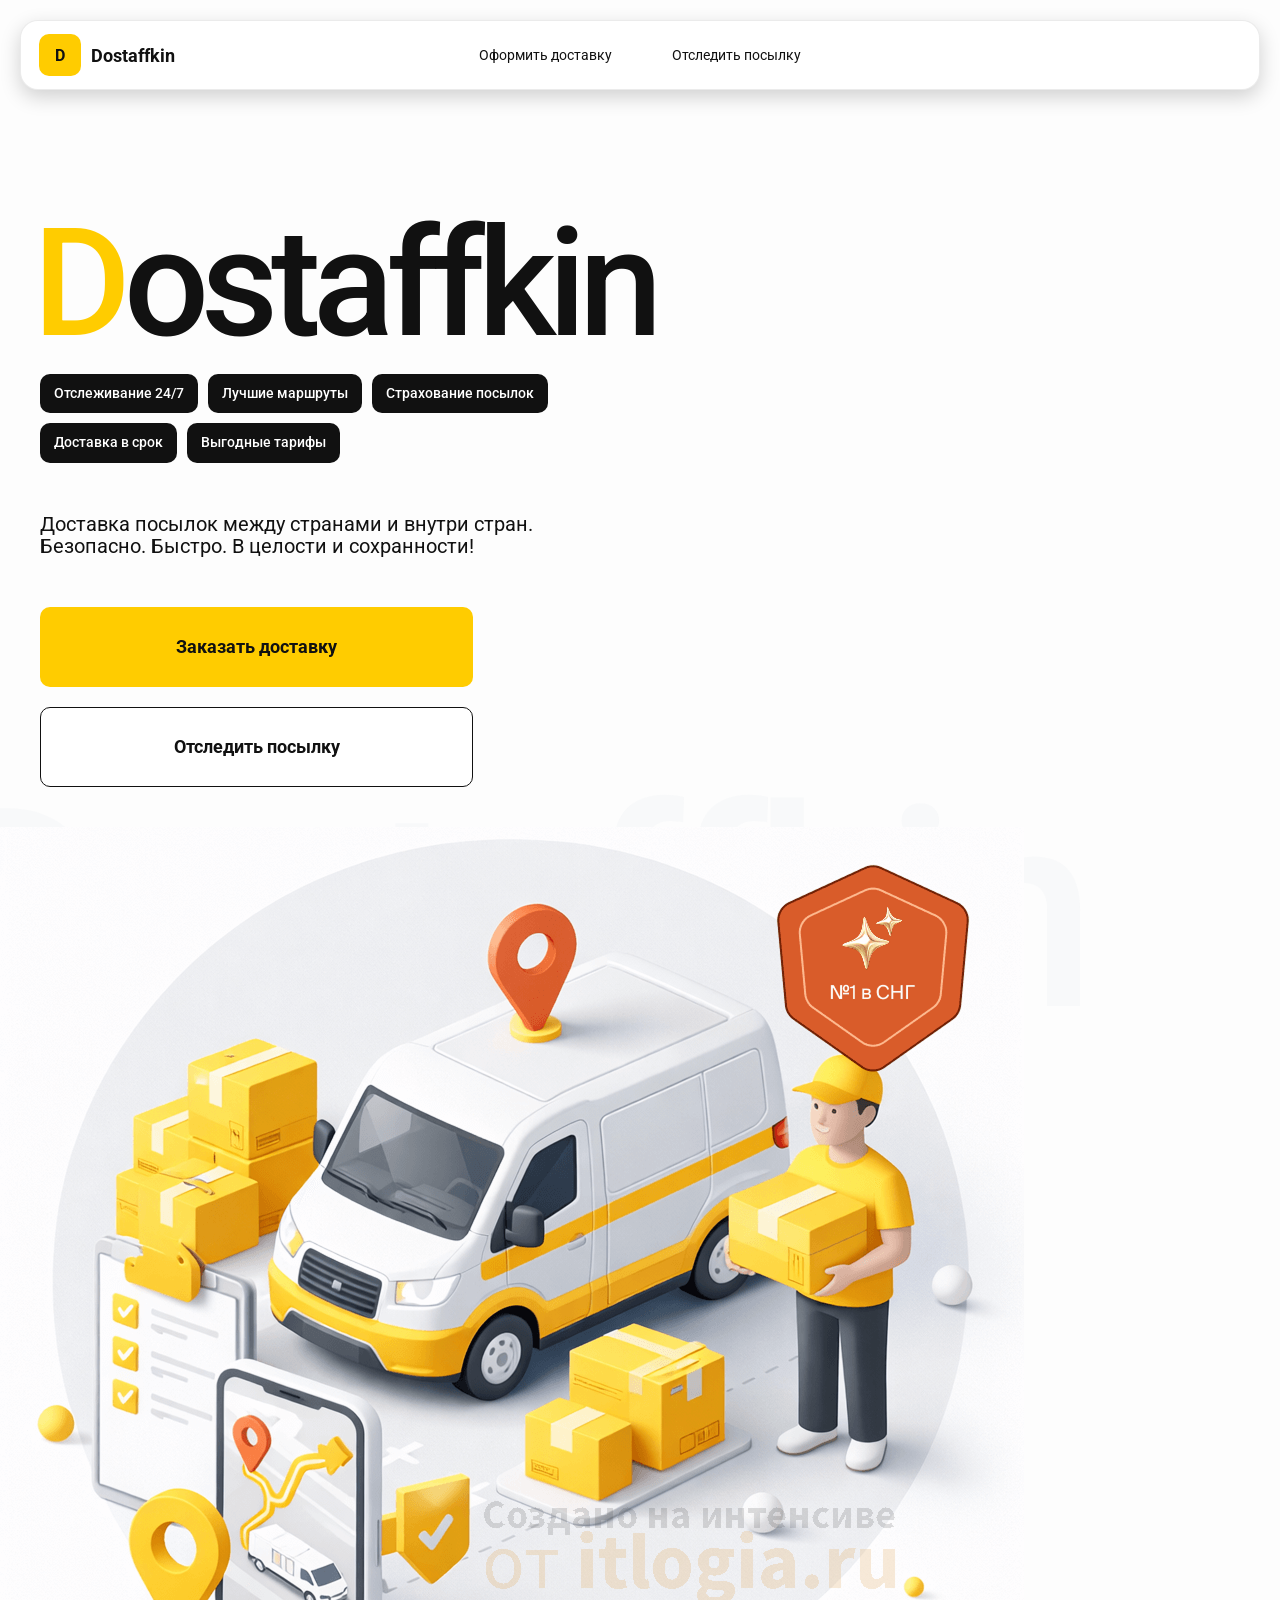
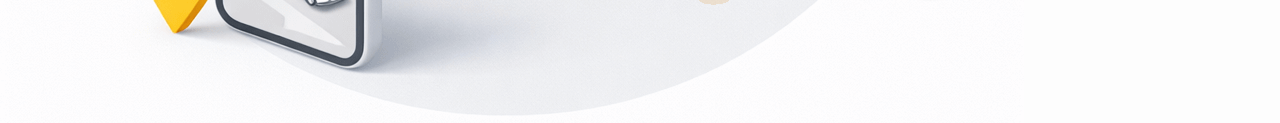
<file: index.html>
<!doctype html>
<html lang="ru">

<head>
    <meta charset="utf-8" />
    <meta name="viewport" content="width=device-width,initial-scale=1,maximum-scale=1,user-scalable=0" />
    <title>Dostaffkin — Доставка посылок между странами и внутри стран. Безопасно. Быстро. В целости и сохранности!
    </title>
    <link href="styles/base.css" rel="stylesheet" />
    <link href="styles/base_adaptive.css" rel="stylesheet" />
    <link href="styles/index.css" rel="stylesheet" />
    <link href="styles/index_adaptive.css" rel="stylesheet" />
</head>

<body>

    <div class="container">

        <header class="header">


            <a class="header-brand" href="#">
                <div class="header-logo">D</div>
                <div class="header-title">Dostaffkin</div>
            </a>
            <nav class="header-menu">
                <a class="header-link" href="./order.html">Оформить <span>доставку</span></a>
                <a class="header-link" href="./track.html">Отследить <span>посылку</span></a>
            </nav>
        </header>
        <main class="main">
            <section class="main-info">
                <div class="main-title">
                    <span>D</span>ostaffkin
                </div>
                <div class="main-features">
                    <div class="main-feature">Отслеживание 24/7</div>
                    <div class="main-feature">Лучшие маршруты</div>
                    <div class="main-feature">Страхование посылок</div>
                    <div class="main-feature">Доставка в срок</div>
                    <div class="main-feature">Выгодные тарифы</div>
                </div>
                <div class="main-description">
                    Доставка посылок между странами и внутри стран.
                    Безопасно. Быстро. В целости и сохранности!
                </div>

                <div class="main-actions">
                    <a class="button" type="button" href="./order.html">Заказать доставку</a>
                    <a class="button button-white" type="button" href="./track.html">Отследить посылку</a>
                </div>
            </section>
        </main>
        <div class="main-title-ghost">Dostaffkin</div>

        <section class="main-image">
            <img src="images/main-image.png" alt="Main image" />
        </section>


        </main>


    </div>

</body>

</html>
</file>
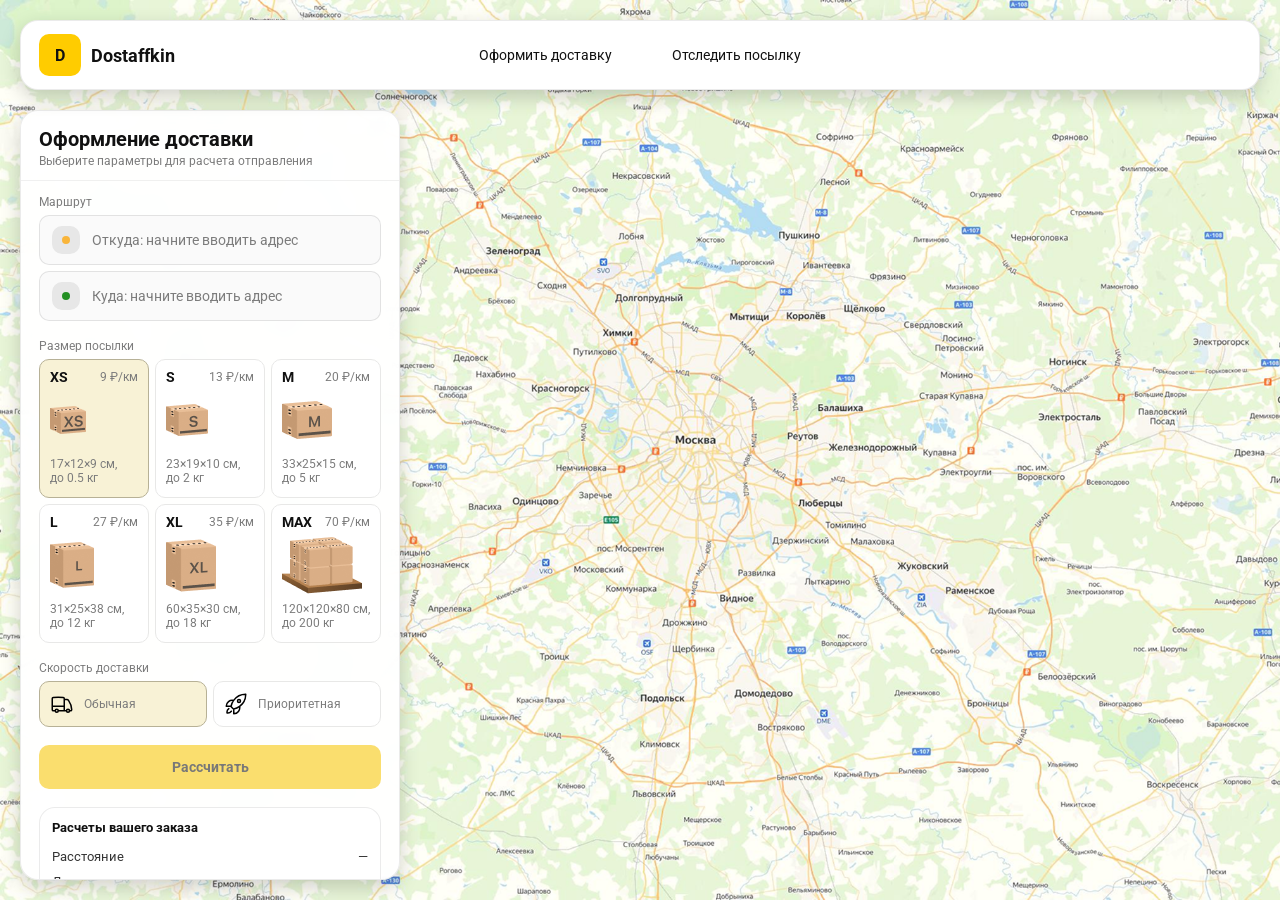
<file: order.html>
<!doctype html>
<html lang="ru">

<head>
    <meta charset="utf-8" />
    <meta name="viewport" content="width=device-width,initial-scale=1,maximum-scale=1,user-scalable=0" />
    <title>Оформление доставки</title>

    <link rel="stylesheet" href="styles/base.css" />
    <link rel="stylesheet" href="styles/base_adaptive.css" />

    <link rel="stylesheet" href="styles/order.css" />
    <link rel="stylesheet" href="styles/order_adaptive.css" />
</head>

<body>

    <div id="map"></div>
    <header class="header">


        <a class="header-brand" href="./index.html">
            <div class="header-logo">D</div>
            <div class="header-title">Dostaffkin</div>
        </a>
        <nav class="header-menu">
            <a class="header-link" href="#">Оформить <span>доставку</span></a>
            <a class="header-link" href="./track.html">Отследить <span>посылку</span></a>
        </nav>
    </header>

    <aside class="main" id="sidebar">

        <div class="main-header">
            <div class="main-title">Оформление доставки</div>
            <div class="main-text">Выберите параметры для расчета отправления</div>

        </div>
        <div class="main-content">
            <div class="main-route">
                <div class="main-block-title">Маршрут</div>
                <div class="main-fields">
                    <div class="main-field" id="fromField">
                        <div class="main-pin"></div>
                        <input id="from" placeholder="Откуда: начните вводить адрес" autocomplete="off" />
                        <div class="main-ac" id="fromAc" role="listbox" aria-label="Подсказки адресов"></div>
                    </div>

                    <div class="main-field" id="toField">
                        <div class="main-pin"></div>
                        <input id="to" placeholder="Куда: начните вводить адрес" autocomplete="off" />
                        <div class="main-ac" id="toAc" role="listbox" aria-label="Подсказки адресов"></div>
                    </div>
                </div>
            </div>
            <div class="main-package">
                <div class="main-block-title">Размер посылки</div>

                <div class="main-sizes">
                    <div class="main-size-card is-active" data-value="xs">
                        <div class="main-size-top">
                            <div class="main-size-label">XS</div>
                            <div class="main-size-rate">9 ₽/км</div>
                        </div>
                        <div class="main-size-media">
                            <img src="images/sizes/xs.png" alt="Короб XS" />
                        </div>
                        <div class="main-size-description">17×12×9 см,<br>до 0.5 кг</div>
                    </div>

                    <div class="main-size-card" data-value="s">
                        <div class="main-size-top">
                            <div class="main-size-label">S</div>
                            <div class="main-size-rate">13 ₽/км</div>
                        </div>
                        <div class="main-size-media">
                            <img src="images/sizes/s.png" alt="Короб S" />
                        </div>
                        <div class="main-size-description">23×19×10 см,<br>до 2 кг</div>
                    </div>

                    <div class="main-size-card" data-value="m">
                        <div class="main-size-top">
                            <div class="main-size-label">M</div>
                            <div class="main-size-rate">20 ₽/км</div>
                        </div>
                        <div class="main-size-media">
                            <img src="images/sizes/m.png" alt="Короб M" />
                        </div>
                        <div class="main-size-description">33×25×15 см,<br>до 5 кг</div>
                    </div>

                    <div class="main-size-card" data-value="l">
                        <div class="main-size-top">
                            <div class="main-size-label">L</div>
                            <div class="main-size-rate">27 ₽/км</div>
                        </div>
                        <div class="main-size-media">
                            <img src="images/sizes/l.png" alt="Короб L" />
                        </div>
                        <div class="main-size-description">31×25×38 см,<br>до 12 кг</div>
                    </div>

                    <div class="main-size-card" data-value="xl">
                        <div class="main-size-top">
                            <div class="main-size-label">XL</div>
                            <div class="main-size-rate">35 ₽/км</div>
                        </div>
                        <div class="main-size-media">
                            <img src="images/sizes/xl.png" alt="Короб XL" />
                        </div>
                        <div class="main-size-description">60×35×30 см,<br>до 18 кг</div>
                    </div>

                    <div class="main-size-card" data-value="max">
                        <div class="main-size-top">
                            <div class="main-size-label">MAX</div>
                            <div class="main-size-rate">70 ₽/км</div>
                        </div>
                        <div class="main-size-media main-size-media-palleta">
                            <img src="images/sizes/max.png" alt="Паллета" />
                        </div>
                        <div class="main-size-description">120×120×80 см,<br>до 200 кг</div>
                    </div>
                </div>
            </div>
            <div class="main-speed">
    <div class="main-block-title">Скорость доставки</div>

    <div class="main-speeds">
        <div class="main-speed-card is-active" data-value="regular">
            <img class="main-speed-media" src="images/icons/regular.svg" alt="Regular"/>
            <div class="main-speed-description">Обычная</div>
        </div>
        <div class="main-speed-card" data-value="fast">
            <img class="main-speed-media" src="images/icons/fast.svg" alt="Fast"/>
            <div class="main-speed-description">Приоритетная</div>
        </div>

    </div>
</div>
            <div class="main-calculate-block">
                <button id="calc" class="button calculate-button" type="button" disabled>Рассчитать</button>
            </div>
            <div class="main-result" id="result">
                <div class="main-result-title">Расчеты вашего заказа</div>
                <div class="main-result-lines">
                    <div class="main-result-line"><span>Расстояние</span><span id="distanceValue">—</span></div>
                    <div class="main-result-line"><span>Доставим через</span><span id="durationValue">—</span></div>
                    <div class="main-result-line"><span>Тариф</span><span id="rateValue">—</span></div>
                </div>
                <div class="main-price">
                    <div class="main-price-label">Итого</div>
                    <div class="main-price-value" id="totalValue">—</div>
                </div>
            </div>
            <div class="main-order-box">
                <div class="main-order-form" id="orderForm">
                    <div class="main-order-title">Оформление доставки</div>
                    <div class="main-block-info-row">
                        <div class="main-block-title">Контакты</div>
                        <div class="order-fields">
                            <div class="main-field">
                                <input id="customerName" placeholder="Ваше имя" autocomplete="off" />
                            </div>
                            <div class="main-field">
                                <input id="customerPhone" placeholder="Ваш телефон" autocomplete="off"
                                    inputmode="tel" />
                            </div>
                        </div>
                    </div>
                    <div class="main-block-info-row extra-info">
                        <div class="main-block-title">Дополнительная информация</div>
                        <div class="main-field textarea">
                            <textarea id="comment" placeholder="Детали доставки и комментарии"></textarea>
                        </div>
                    </div>
                    <button id="submit" class="button main-submit-request" type="button" disabled>Отправить
                        заявку
                    </button>
                </div>

                <div class="main-order-success" id="orderSuccess">
                    <div class="main-success-icon">✓</div>
                    <div class="main-success-title">Заявка отправлена!</div>
                    <div class="main-success-title">Номер отправления – <span id="orderId"></span></div>
                    <div class="main-success-subtitle">Мы скоро свяжемся с вами</div>
                </div>
            </div>
        </div>
    </aside>

</body>

</html>
</file>
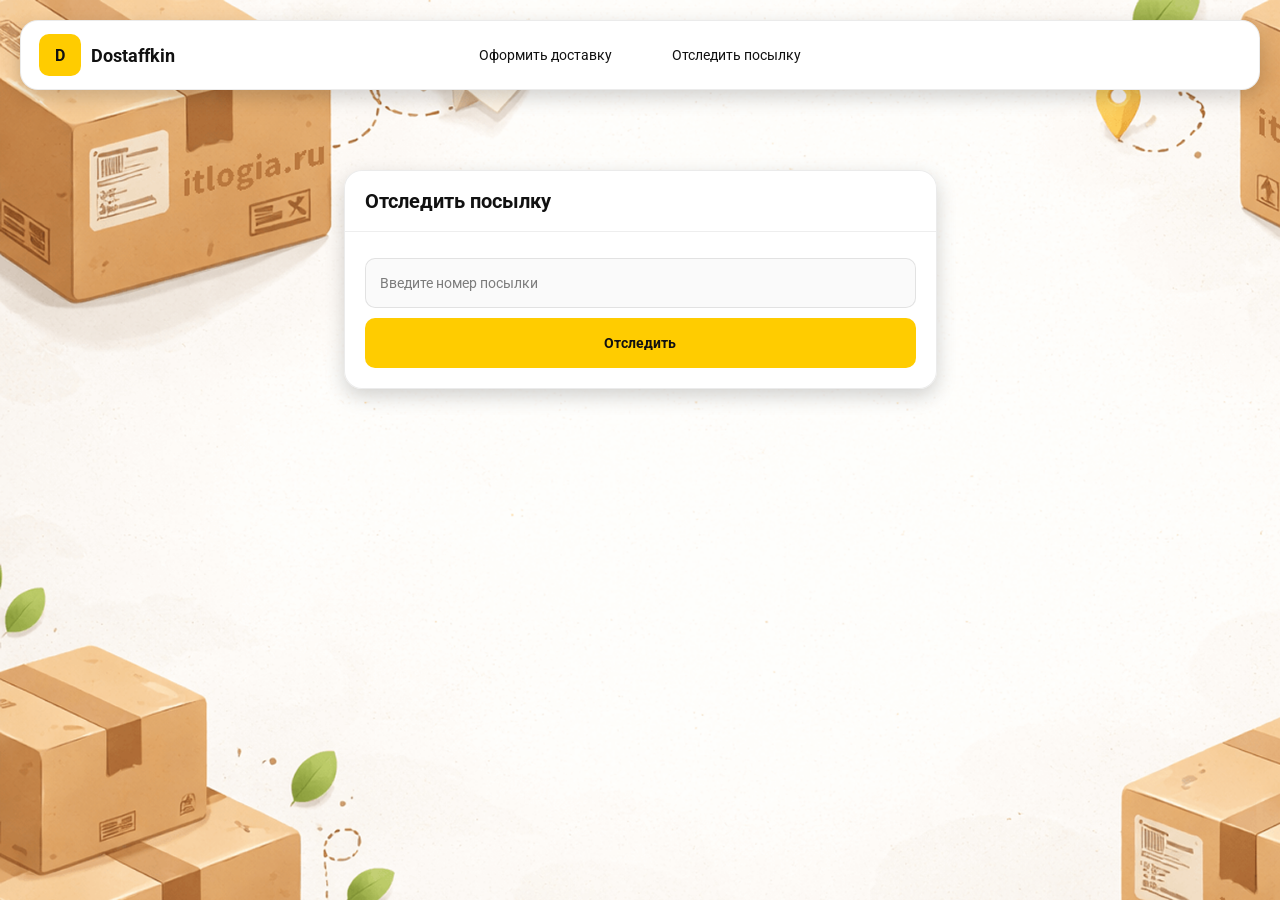
<file: track.html>
<!doctype html>
<html lang="ru">

<head>
    <meta charset="utf-8" />
    <meta name="viewport" content="width=device-width,initial-scale=1,maximum-scale=1,user-scalable=0" />
    <title>Отследить посылку</title>
    <link rel="stylesheet" href="styles/base.css" />
    <link rel="stylesheet" href="styles/base_adaptive.css" />

    <link rel="stylesheet" href="styles/track.css" />
    <link rel="stylesheet" href="styles/track_adaptive.css" />
</head>

<body>
    <div class="container">
        <header class="header">


            <a class="header-brand" href="./index.html">
                <div class="header-logo">D</div>
                <div class="header-title">Dostaffkin</div>
            </a>
            <nav class="header-menu">
                <a class="header-link" href="./order.html">Оформить <span>доставку</span></a>
                <a class="header-link" href="#">Отследить <span>посылку</span></a>
            </nav>
        </header>
        <main class="track-content">
            <section class="track-card track-search">
                <div class="track-title">Отследить посылку</div>
                <div class="track-action">
                    <div class="main-field track-field">
                        <input id="trackNumber" placeholder="Введите номер посылки" autocomplete="off" />
                    </div>
                    <button id="trackButton" class="button track-button" type="button">Отследить</button>
                </div>
            </section>
            <section class="track-card track-result" id="trackResult">
                <div class="track-result-header">
                    <div class="track-id" id="trackIdValue"></div>
                    <div class="track-routes">
                        <div class="track-route">
                            <div class="track-route-pin">
                                <svg xmlns="http://www.w3.org/2000/svg" fill="none" viewBox="0 0 24 24"
                                    stroke-width="1.5" stroke="orange" class="size-6">
                                    <path stroke-linecap="round" stroke-linejoin="round"
                                        d="M15 10.5a3 3 0 1 1-6 0 3 3 0 0 1 6 0Z" />
                                    <path stroke-linecap="round" stroke-linejoin="round"
                                        d="M19.5 10.5c0 7.142-7.5 11.25-7.5 11.25S4.5 17.642 4.5 10.5a7.5 7.5 0 1 1 15 0Z" />
                                </svg>
                            </div>
                            <div class="track-route-address" id="trackFromValue">
                                Откуда: Москва, улица Арбат, 1
                            </div>
                        </div>
                        <div class="track-route track-route-arrow">
                            <svg xmlns="http://www.w3.org/2000/svg" fill="none" viewBox="0 0 24 24" stroke-width="1.5"
                                stroke="currentColor" class="size-6">
                                <path stroke-linecap="round" stroke-linejoin="round"
                                    d="M19.5 13.5 12 21m0 0-7.5-7.5M12 21V3" />
                            </svg>
                        </div>
                        <div class="track-route">
                            <div class="track-route-pin">
                                <svg xmlns="http://www.w3.org/2000/svg" fill="none" viewBox="0 0 24 24"
                                    stroke-width="1.5" stroke="green" class="size-6">
                                    <path stroke-linecap="round" stroke-linejoin="round"
                                        d="M15 10.5a3 3 0 1 1-6 0 3 3 0 0 1 6 0Z" />
                                    <path stroke-linecap="round" stroke-linejoin="round"
                                        d="M19.5 10.5c0 7.142-7.5 11.25-7.5 11.25S4.5 17.642 4.5 10.5a7.5 7.5 0 1 1 15 0Z" />
                                </svg>
                            </div>
                            <div class="track-route-address" id="trackToValue">
                                Куда: Минск, проспект Независимости, 58
                            </div>
                        </div>
                    </div>
                </div>
                <div class="track-info">
                    <div class="track-status-title">Статус данной посылки:</div>
                    <div class="track-status-list" id="trackStatusList">


                        <div class="track-status created">
                            <img src="images/icons/created.svg" class="track-status-icon" alt="Created">
                            <div class="track-status-text">
                                <div class="track-status-text-state">Создан</div>
                                <div class="track-status-text-date">10.01.2026</div>
                            </div>
                        </div>

                        <div class="track-status in-way">
                            <img src="images/icons/in-way.svg" class="track-status-icon" alt="In way">
                            <div class="track-status-text">
                                <div class="track-status-text-state">В пути: Москва</div>
                                <div class="track-status-text-date">18.01.2026</div>
                            </div>
                        </div>

                        <div class="track-status ready">
                            <img src="images/icons/ready.svg" class="track-status-icon" alt="Ready">
                            <div class="track-status-text">
                                <div class="track-status-text-state">Готов к выдаче</div>
                                <div class="track-status-text-date">25.01.2026</div>
                            </div>
                        </div>

                        <div class="track-status done">
                            <img src="images/icons/done.svg" class="track-status-icon" alt="Done">
                            <div class="track-status-text">
                                <div class="track-status-text-state">Вручен</div>
                                <div class="track-status-text-date">27.01.2026</div>
                            </div>
                        </div>

                    </div>
                </div>
            </section>
        </main>
    </div>

</body>

</html>
</file>
<file: styles/base.css>
*, *::before, *::after {
    box-sizing: border-box;
}

@font-face {
    font-family: "Roboto";
    src: url("../fonts/Roboto-Regular.ttf");
    font-weight: normal;
}

@font-face {
    font-family: "Roboto";
    src: url("../fonts/Roboto-Bold.ttf");
    font-weight: bold;
}

@font-face {
    font-family: "Roboto";
    src: url("../fonts/Roboto-Medium.ttf");
    font-weight: 500;
}

html, body {
    margin: 0;
    color: #111111;
    font-family: "Roboto", sans-serif;
}

body {
    background: #FDFDFD;
}

 .header {
    border-radius: 18px;
    box-shadow: 0 7px 20px 0 #0000002E;
    backdrop-filter: blur(10px);
    background: #ffffff;
    left: 20px;
    border: 1px solid rgba(0, 0, 0, 0.08);
    position: fixed;
    right: 20px;
    top: 20px;
    padding: 14px 18px;
    height: 70px;
    display: flex;
    align-items: center;
    z-index: 6;
}
  
.header-brand {
    display: flex;
    align-items: center;
    text-decoration: none;
    gap: 10px;
}

.header-logo {
    width: 42px;
    height: 42px;
    border-radius: 10px;
    background: #FFCC00;
    display: grid;
    place-items: center;
    font-weight: bold;
    color: #111;
}

.header-title {
    font-size: 18px;
    font-weight: bold;
    color: #111111;
    text-decoration: none;
} 
.header-menu {
    display: flex;
    align-items: center;
    gap: 60px;
    margin: 0;
    position: absolute;
    left: 50%;
    transform: translateX(-50%);
}

.header-link {
    font-size: 14px;
    color: #111111;
    text-decoration: none;
}
.button {
    border: 0;
    outline: none;
    height: 44px;
    border-radius: 10px;
    font-size: 14px;
    font-weight: bold;
    cursor: pointer;
    font-family: inherit;
    transition: transform .08s ease, opacity .12s ease;
    background: #ffcc00;
    color: #111111;
    text-align: center;
    text-decoration: none;
}

.button:hover {
    background-color: #E5BC19;
}

.button:disabled {
    cursor: not-allowed;
    background-color: #FADE6E;
    color: #787878;
    transform: none;
}

.button.button-white {
    background: #ffffff;
    border: 1px solid #111111;
}

.button.button-white:hover {
    background: rgb(241 241 241);
}

.main-field {
    display: flex;
    align-items: center;
    margin-top: 6px;
    gap: 10px;
    border: 1px solid #1111111A;
    background: #FAFAFA;
    border-radius: 10px;
    padding: 10px 12px;
    position: relative;
    box-sizing: border-box;
    height: 50px;
}

.main-field.textarea {
    height: auto;
}

.main-pin {
    width: 28px;
    height: 28px;
    border-radius: 10px;
    background: rgba(17, 17, 17, 0.08);
    display: grid;
    place-items: center;
    flex: 0 0 auto;
    position: relative;
}

.main-pin::before {
    content: "";
    width: 8px;
    height: 8px;
    border-radius: 999px;
    background: orange;
    opacity: .75;
    display: block;
}

.main-field:last-child .main-pin::before {
    background: green;
    opacity: .85;
}

input, textarea {
    width: 100%;
    border: 0;
    outline: none;
    background: transparent;
    font-size: 14px;
    color: #111111;
    font-family: inherit;
}

textarea {
    resize: vertical;
    min-height: 72px;
    padding: 2px 0;
}

input::placeholder, textarea::placeholder {
    color: #7C7C7C;
}

.main-field:focus-within {
    border-color: rgba(0, 0, 0, 0.20);
    box-shadow: 0 0 0 4px rgba(255, 204, 0, 0.35);
    background: rgba(255, 255, 255, 0.75);
}
</file>
<file: styles/base_adaptive.css>
@media (max-width: 767px) {
    .header {
        left: 10px;
        right: 10px;
        top: 10px;
    }

    .header-link span {
        display: none;
    }

    .header-menu {
        gap: 20px;
        justify-content: flex-start;
        margin: 0 0 0 30px;
        position: static;
        transform: none;
    }
}

@media (max-width: 420px) {
    .header-title {
        display: none;
    }
}

@media (max-width: 374px) {
    .header-menu {
        gap: 10px;
        margin: 0 0 0 10px;
    }
}
</file>
<file: styles/index.css>
.container {
    overflow: hidden;
    min-height: 100vh;
}

.main {
    padding: 111px 40px 40px;
    position: relative;
    display: flex;
}
.main-info {
    max-width: 840px;
    width: 100%;
    position: relative;
}
.main-title {
    margin-top: 98px;
    font-weight: 500;
    font-size: 200px;
    line-height: 1;
    letter-spacing: -0.05em;
    color: #111111;
    left: -15px;
    position: relative;
}

.main-title span {
    color: #ffcc00;
}

.main-features {
    margin-top: 15px;
    display: flex;
    flex-wrap: wrap;
    gap: 10px;
}

.main-feature {
    background: #111111;
    color: #ffffff;
    padding: 12px 14px;
    font-weight: 500;
    font-size: 14px;
    line-height: 1.1;
    border-radius: 10px;
}
.main-description {
    margin-top: 50px;
    max-width: 500px;
    font-size: 20px;
    line-height: 1.1;
    color: #111111;
}
.main-actions {
    margin-top: 50px;
    display: flex;
    flex-direction: column;
    gap: 20px;
}

.main-actions .button {
    height: 80px;
    width: 433px;
    font-size: 18px;
    font-weight: bold;
    place-items: center;
    display: grid;
}
.main-title-ghost {
    position: absolute;
    z-index: -1;
    left: -70px;
    bottom: -150px;
    font-weight: 500;
    font-size: 278px;
    line-height: 1;
    letter-spacing: -0.05em;
    color: #ECEDF04D;
}
.main-image {
    width: 1024px;
    top: 100px;
    z-index: -2;
}

.main-image img {
    width: 100%;
    max-width: 1024px;
    height: auto;
    display: block;
}
@media (max-width: 400px) {
    .main-title {
        font-size: 70px;
    }
}
</file>
<file: styles/index_adaptive.css>
@media (max-width: 1760px) {
    .main-title {
        font-size: 150px;
        left: -7px;
    }

    .main-info {
        max-width: 640px;
    }
}
@media (max-width: 1200px) {
    .main-info {
        max-width: 540px;
    }

    .main {
        padding: 111px 20px 20px;
    }

    .main-title {
        font-size: 120px;
        left: -4px;
    }

    .main-title-ghost {
        font-size: 220px;
    }
}
@media (max-width: 1024px) {
    .main-title {
        margin-top: 30px;
    }

    .main {
        flex-direction: column-reverse;
    }

    .main-image {
        max-width: 350px;
        position: absolute;
        left: 370px;
        top: 370px;
    }

    .main-info {
        max-width: 100%;
    }

    .main-actions {
        gap: 10px;
    }

    .main-actions .button {
        height: 50px;
        font-size: 14px;
        width: auto;
        max-width: 300px;
    }

    .main-description {
        max-width: 350px;
    }
}
@media (max-width: 570px) {
    .main-title {
        font-size: 88px;
    }

    .main-description {
        max-width: 100%
    }

    .main-actions {
       width: 100%;
    }

    .main-actions .button {
        width: 100%;
        max-width: 100%
    }

    .main-image {
        max-width: 650px;
        position: absolute;
        left: 170px;
        top: 70px;
        opacity: 0.2;
    }
}
</file>
<file: styles/order.css>
#map {
    background-image: url("../images/order-pg.png");
    background-size: cover;
    position: fixed;
    inset: 0;
}

.main {
    border-radius: 18px;
    box-shadow: 0 7px 20px 0 #0000002E;
    backdrop-filter: blur(10px);
    background: rgba(255, 255, 255, 0.96);
    left: 20px;
    border: 1px solid rgba(0, 0, 0, 0.08);
    position: fixed;
    top: 110px;
    bottom: 20px;
    width: 380px;
    display: flex;
    flex-direction: column;
    overflow: hidden;
    z-index: 5;
}

.main-header {
    padding: 18px 18px 12px 18px;
    border-bottom: 1px solid rgba(0, 0, 0, 0.06);
    display: flex;
    flex-direction: column;
}

.main-title {
    font-size: 20px;
    line-height: 100%;
    font-weight: bold;
}

.main-text {
    font-size: 12px;
    margin-top: 5px;
    color: #7C7C7C;
}

.main-content {
    padding: 14px 18px 18px 18px;
    overflow: auto;
    scrollbar-width: none;
    display: flex;
    flex-direction: column;
    gap: 18px;
    flex: 1;
}

.main-block-title {
    font-size: 12px;
    color: #7C7C7C;
}

.main-route .main-block-title,
.main-package .main-block-title {
    margin-bottom: 6px;
}


.main-sizes {
    display: grid;
    gap: 6px;
    grid-template-columns: repeat(3, 1fr);
}

.main-size-card {
    border: 1px solid #E8E8E7;
    background: #FFFFFF;
    border-radius: 10px;
    padding: 10px;
    cursor: pointer;
    user-select: none;
    transition: transform .08s ease, border-color .12s ease, background .12s ease;
    min-height: 139px;
}

.main-size-card:hover {
    transform: translateY(-1px);
}

.main-size-card.is-active {
    background-color: #F8F2D6;
    border-color: #B7B196;
}

.main-size-top {
    display: flex;
    align-items: center;
    justify-content: space-between;
}

.main-size-label {
    font-weight: bold;
    font-size: 14px;
    color: #111111;
    line-height: 100%;
}

.main-size-rate {
    font-size: 12px;
    color: #7C7C7C;
    line-height: 100%;
}

.main-size-media {
    margin-top: 8px;
    height: 57px;
}

.main-size-description {
    margin-top: 8px;
    font-size: 12px;
    color: #7C7C7C;
    line-height: 1.2;
}
.calculate-button {
    width: 100%;
}
.main-result {
    border: 1px solid rgba(0, 0, 0, 0.08);
    background: rgba(255, 255, 255, 0.75);
    border-radius: 16px;
    padding: 12px;
    line-height: 1.25;
}

.main-result-title {
    font-weight: bold;
    font-size: 13px;
    color: #111111;
    margin-bottom: 13px;
}

.main-result-lines {
    gap: 8px;
    display: flex;
    flex-direction: column;
}

.main-result-line {
    font-size: 13px;
    color: rgba(17, 17, 17, 0.85);
    display: flex;
    justify-content: space-between;
}

.main-price {
    margin-top: 18px;
    padding-top: 10px;
    border-top: 1px dashed rgba(0, 0, 0, 0.12);
    display: flex;
    align-items: baseline;
    justify-content: space-between;
}

.main-price-label {
    font-size: 12px;
    color: rgba(17, 17, 17, 0.55);
}

.main-price-value {
    font-size: 20px;
    font-weight: bold;
    color: #111111;
    letter-spacing: -0.3px;
}
.main-order-box {
    background: #ffffff;
    border: 1px solid #E8E8E7;
    border-radius: 10px;
    padding: 12px;
}

.main-order-title {
    margin-bottom: 8px;
    font-weight: bold;
    font-size: 14px;
    color: #111111;
}

.main-block-info {
    display: flex;
    flex-direction: column;
    gap: 6px;
}

.order-fields {
    display: grid;
    grid-template-columns: 1fr 1fr;
    column-gap: 10px;
    margin-top: 6px;
}

.main-block-info-row.extra-info {
    display: block;
    margin-top: 13px;
}

.main-submit-request {
    width: 100%;
    margin-top: 6px;
}

.main-order-success {
    display: none;
    text-align: center;
    padding: 22px 12px;
    gap: 12px;
}

.main-order-success.is-visible {
    display: flex;
    flex-direction: column;
    align-items: center;
}

.main-success-icon {
    width: 56px;
    height: 56px;
    border-radius: 50%;
    background: #16a34a;
    color: #ffffff;
    display: grid;
    place-items: center;
    font-size: 30px;
}

.main-success-title {
    font-size: 14px;
    font-weight: bold;
    color: #111111;
}

.main-success-subtitle {
    font-size: 12px;
    color: rgba(17, 17, 17, 0.55);
    line-height: 1.3;
}
.main-speed .main-block-title {
    margin-bottom: 6px;
}

.main-speeds {
    display: grid;
    gap: 6px;
    grid-template-columns: repeat(2, 1fr);
}

.main-speed-card {
    border: 1px solid #E8E8E7;
    background: #FFFFFF;
    border-radius: 10px;
    padding: 10px;
    cursor: pointer;
    user-select: none;
    transition: transform .08s ease, border-color .12s ease, background .12s ease;
    display: flex;
    align-items: center;
    gap: 10px;
}

.main-speed-card:hover {
    transform: translateY(-1px);
}

.main-speed-card.is-active {
    background-color: #F8F2D6;
    border-color: #B7B196;
}

.main-speed-description {
    font-size: 12px;
    color: #7C7C7C;
    line-height: 1.2;
}
</file>
<file: styles/order_adaptive.css>
@media (max-width: 767px) {
    .main {
        left: 10px;
        right: 10px;
        top: 50%;
        bottom: 12px;
        width: auto;
        max-width: none;
    }
}

@media (max-width: 420px) {
    .main-sizes {
        grid-template-columns: repeat(2, 1fr);
    }
}
</file>
<file: styles/track.css>
.container {
    background: #F4F4F4 url("../images/track-bg.png");
    background-size: cover;
    min-height: 100vh;
    padding: 170px 0 50px 0;
}
.track-content {
    width: 593px;
    margin: 0 auto;
}
.track-card {
    width: 100%;
    border-radius: 18px;
    box-shadow: 0 7px 20px 0 #0000002E;
    backdrop-filter: blur(10px);
    background: rgba(255, 255, 255, 0.96);
    border: 1px solid rgba(0, 0, 0, 0.08);
}

.track-title {
    font-size: 20px;
    line-height: 100%;
    font-weight: bold;
    border-bottom: 1px solid #EEEEEE;
    padding: 20px;
}

.track-action {
    padding: 20px;
}

.track-button {
    width: 100%;
    height: 50px;
}

.track-field {
    margin-bottom: 10px;
}
.track-result {
    margin-top: 5px;
    display: none;
}

.track-result.is-visible {
    display: block;
}

.track-result-header {
    font-weight: bold;
    font-size: 14px;
    color: #111111;
    padding: 20px;
    border-bottom: 1px solid #EEEEEE;
}

.track-id {
    margin-bottom: 12px;
    font-size: 20px;
}

.track-routes {
    display: flex;
    flex-direction: column;
    gap: 10px;
    font-weight: normal;
}

.track-route {
    display: flex;
    align-items: center;
    gap: 10px;
}

.track-route-pin {
    width: 24px;
    height: 24px;
    flex-shrink: 0;
}

.track-route-arrow {
    padding: 15px 0;
    width: 24px;
    height: 24px;
}

.track-info {
    padding: 20px;
}

.track-status {
    display: flex;
    align-items: center;
    font-size: 12px;
    gap: 10px;
}

.track-status-title {
    font-size: 14px;
    color: #111111;
    margin-bottom: 20px;
}

.track-status-list {
    display: flex;
    flex-direction: column;
    gap: 15px;
}

.track-status-icon {
    width: 40px;
    height: 40px;
    border-radius: 50%;
    background: rgba(17, 17, 17, 0.08);
    display: grid;
    place-items: center;
    flex: 0 0 auto;
}

.track-status.created .track-status-icon {
    background-color: #F1CB00;
}

.track-status.in-way .track-status-icon {
    background-color: #F08A11;
}

.track-status.ready .track-status-icon {
    background-color: #A35D0A;
}

.track-status.done .track-status-icon {
    background-color: #37C93B;
}

.track-status-text {
    display: flex;
    align-items: center;
    justify-content: space-between;
    color: #111111;
    font-size: 12px;
    flex: 1;
}

.track-status-date {
    color: rgba(17, 17, 17, 0.55);
}
</file>
<file: styles/track_adaptive.css>
@media (max-width: 767px) {
    .container {
        padding: 130px 0 50px 0;
    }

    .track-content {
        width: 100%;
        padding-left: 10px;
        padding-right: 10px;
    }

    .track-result-header {
        padding: 20px;
    }
}
</file>
